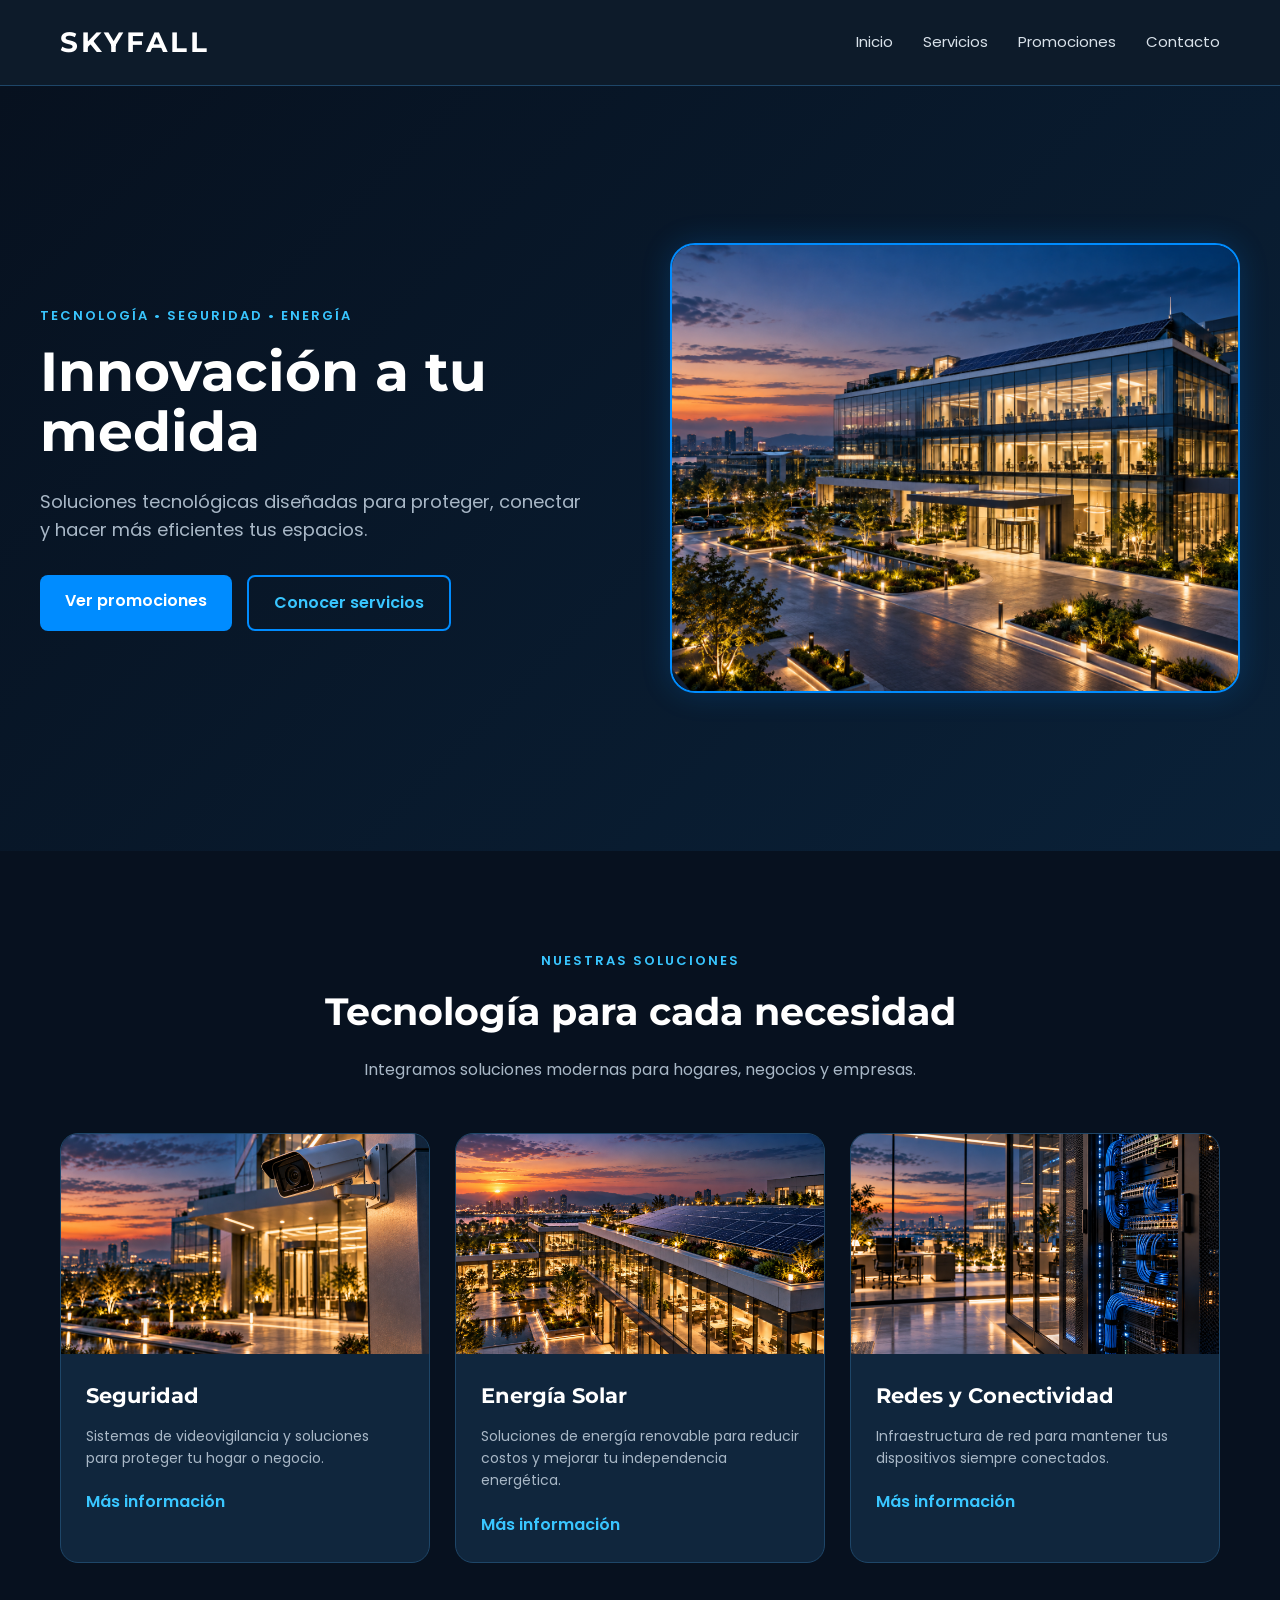
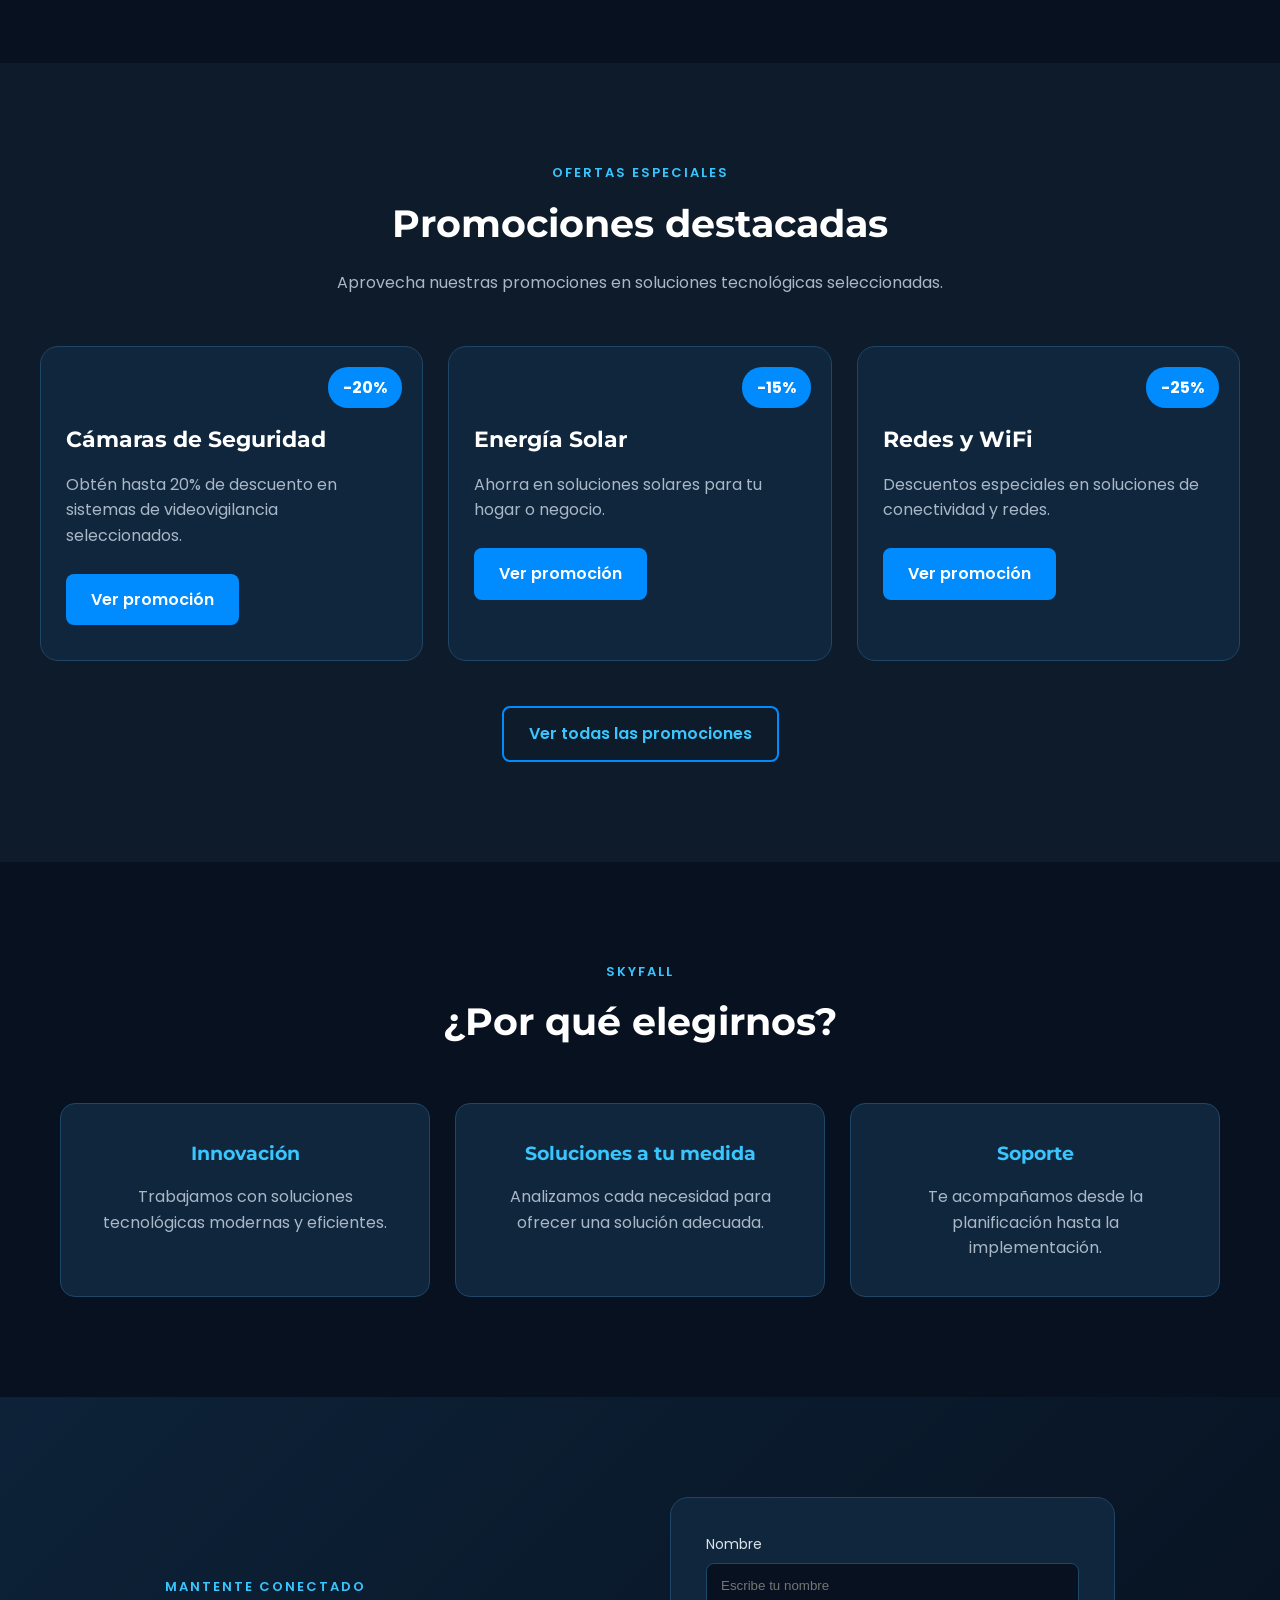
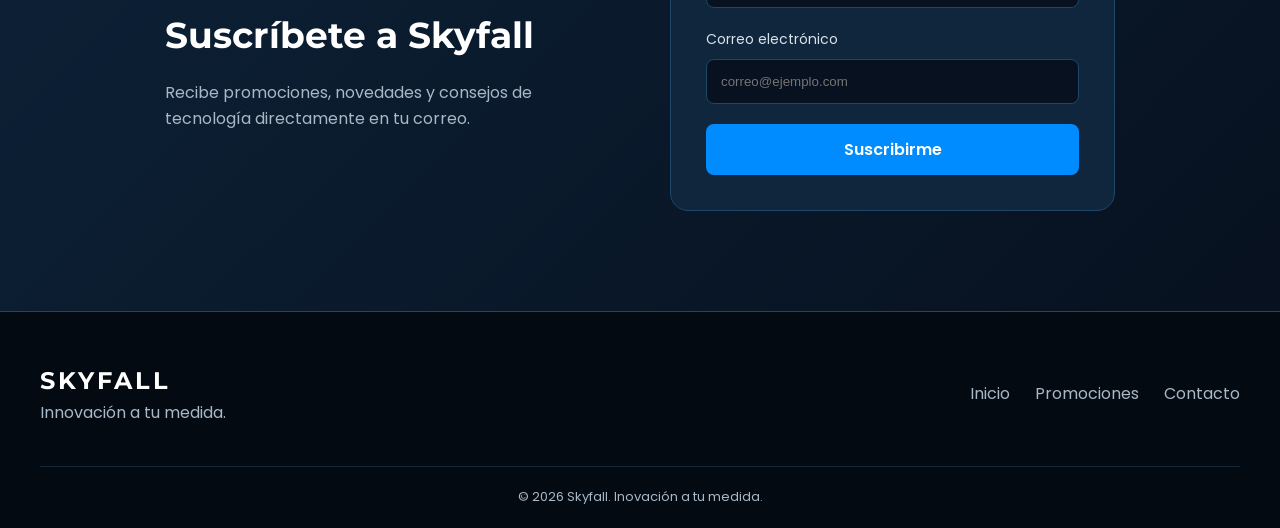
<file: Landing Skyfall/Index.html>
<html lang="es">

<head>
    <meta charset="UTF-8">
    <meta name="viewport" content="width=device-width, initial-scale=1.0">
    <title>Skyfall | Innovación a tu medida</title>

    <link rel="preconnect" href="https://fonts.googleapis.com">
    <link rel="preconnect" href="https://fonts.gstatic.com" crossorigin>
    <link
        href="https://fonts.googleapis.com/css2?family=Montserrat:wght@400;500;600;700&family=Poppins:wght@300;400;500;600&display=swap"
        rel="stylesheet">

    <link rel="stylesheet" href="./css/styles.css">
</head>

<body>

    <header class="header">
        <div class="navbar">

            <a href="./index.html" class="logo">
                SKYFALL
            </a>

            <nav class="menu">

                <a href="./index.html">
                    Inicio
                </a>

                <a href="#servicios">
                    Servicios
                </a>

                <a href="./promociones.html">
                    Promociones
                </a>

                <a href="./contacto.html">
                    Contacto
                </a>
            </nav>
        </div>
    </header>
    <main>

        <section class="hero">
            <div class="hero-contenido">
                <div class="hero-texto">
                    <p class="hero-etiqueta">
                        Tecnología • Seguridad • Energía
                    </p>
                    <h1>
                        Innovación a tu medida
                    </h1>
                    <p>
                        Soluciones tecnológicas diseñadas para proteger,
                        conectar y hacer más eficientes tus espacios.
                    </p>

                    <div class="hero-botones">
                        <a href="./promociones.html" class="boton boton-principal">
                            Ver promociones
                        </a>
                        <a href="#servicios" class="boton boton-secundario">
                            Conocer servicios
                        </a>
                    </div>
                </div>
                <div class="hero-imagen">
                    <img src="Carpeta img/Imagen 1.png" alt="Soluciones tecnológicas Skyfall">
                </div>
            </div>
        </section>

        <section class="servicios" id="servicios">
            <div class="titulo-seccion">
                <p class="subtitulo">
                    Nuestras soluciones
                </p>
                <h2>
                    Tecnología para cada necesidad
                </h2>
                <p>
                    Integramos soluciones modernas para hogares,
                    negocios y empresas.
                </p>
            </div>

            <div class="servicios-grid">

                <article class="servicio-card">
                    <img src="Carpeta img/Imagen 2.png" alt="Cámaras de seguridad">
                    <div class="servicio-contenido">
                        <h3>
                            Seguridad
                        </h3>
                        <p>
                            Sistemas de videovigilancia y soluciones
                            para proteger tu hogar o negocio.
                        </p>
                        <a href="./contacto.html">
                            Más información
                        </a>
                    </div>
                </article>


                <article class="servicio-card">
                    <img src="./Carpeta img/Imagen 3.png" alt="Paneles solares">
                    <div class="servicio-contenido">
                        <h3>
                            Energía Solar
                        </h3>
                        <p>
                            Soluciones de energía renovable para reducir
                            costos y mejorar tu independencia energética.
                        </p>
                        <a href="./contacto.html">
                            Más información
                        </a>
                    </div>
                </article>

                <article class="servicio-card">
                    <img src="./Carpeta img/Imagen 4.png" alt="Soluciones de redes y conectividad">
                    <div class="servicio-contenido">
                        <h3>
                            Redes y Conectividad
                        </h3>
                        <p>
                            Infraestructura de red para mantener tus
                            dispositivos siempre conectados.
                        </p>
                        <a href="./contacto.html">
                            Más información
                        </a>
                    </div>
                </article>
            </div>
        </section>

        <section class="promociones">
            <div class="titulo-seccion">
                <p class="subtitulo">
                    Ofertas especiales
                </p>
                <h2>
                    Promociones destacadas
                </h2>
                <p>
                    Aprovecha nuestras promociones en soluciones
                    tecnológicas seleccionadas.
                </p>
            </div>

            <div class="promociones-grid">

                <article class="promo-card">
                    <span class="descuento">
                        -20%
                    </span>
                    <h3>
                        Cámaras de Seguridad
                    </h3>
                    <p>
                        Obtén hasta 20% de descuento en sistemas
                        de videovigilancia seleccionados.
                    </p>
                    <a href="./promociones.html" class="boton boton-principal">
                        Ver promoción
                    </a>

                </article>

                <article class="promo-card">
                    <span class="descuento">
                        -15%
                    </span>
                    <h3>
                        Energía Solar
                    </h3>
                    <p>
                        Ahorra en soluciones solares para tu hogar
                        o negocio.
                    </p>
                    <a href="./promociones.html" class="boton boton-principal">
                        Ver promoción
                    </a>
                </article>


                <article class="promo-card">
                    <span class="descuento">
                        -25%
                    </span>
                    <h3>
                        Redes y WiFi
                    </h3>
                    <p>
                        Descuentos especiales en soluciones de
                        conectividad y redes.
                    </p>
                    <a href="./promociones.html" class="boton boton-principal">
                        Ver promoción
                    </a>
                </article>
            </div>
            <div class="ver-todas">
                <a href="./promociones.html" class="boton boton-secundario">
                    Ver todas las promociones
                </a>
            </div>
        </section>


        <section class="beneficios">
            <div class="titulo-seccion">
                <p class="subtitulo">
                    Skyfall
                </p>
                <h2>
                    ¿Por qué elegirnos?
                </h2>
            </div>
            <div class="beneficios-grid">
                <div class="beneficio">
                    <h3>
                        Innovación
                    </h3>
                    <p>
                        Trabajamos con soluciones tecnológicas
                        modernas y eficientes.
                    </p>
                </div>
                <div class="beneficio">
                    <h3>
                        Soluciones a tu medida
                    </h3>
                    <p>
                        Analizamos cada necesidad para ofrecer
                        una solución adecuada.
                    </p>
                </div>
                <div class="beneficio">
                    <h3>
                        Soporte
                    </h3>
                    <p>
                        Te acompañamos desde la planificación
                        hasta la implementación.
                    </p>
                </div>
            </div>
        </section>

        <section class="suscripcion">
            <div class="suscripcion-contenido">
                <div class="suscripcion-texto">
                    <p class="subtitulo">
                        Mantente conectado
                    </p>
                    <h2>
                        Suscríbete a Skyfall
                    </h2>
                    <p>
                        Recibe promociones, novedades y consejos
                        de tecnología directamente en tu correo.
                    </p>
                </div>


                <form class="form-suscripcion">
                    <div class="campo">
                        <label for="nombre">
                            Nombre
                        </label>
                        <input type="text" id="nombre" name="nombre" placeholder="Escribe tu nombre" required>
                    </div>
                    <div class="campo">
                        <label for="correo">
                            Correo electrónico
                        </label>
                        <input type="email" id="correo" name="correo" placeholder="correo@ejemplo.com" required>
                    </div>
                    <button type="submit" class="boton boton-principal">
                        Suscribirme
                    </button>
                </form>
            </div>
        </section>
    </main>


    <footer class="footer">
        <div class="footer-contenido">
            <div>
                <h3>
                    SKYFALL
                </h3>
                <p>
                    Innovación a tu medida.
                </p>
            </div>
            <div class="footer-links">
                <a href="./index.html">
                    Inicio
                </a>
                <a href="./promociones.html">
                    Promociones
                </a>
                <a href="./contacto.html">
                    Contacto
                </a>
            </div>
        </div>
        <div class="footer-copy">
            <p>
                © 2026 Skyfall.
                Inovación a tu medida.
            </p>
        </div>
    </footer>
</body>

</html>
</file>
<file: Landing Skyfall/css/styles.css>
* {
    margin: 0;
    padding: 0;
    box-sizing: border-box;
}

:root {
    --fondo: #07111f;
    --fondo-secundario: #0d1b2a;
    --tarjeta: #10263d;

    --azul: #008cff;
    --celeste: #39c6ff;

    --blanco: #ffffff;
    --gris: #a9b8c7;
    --gris-claro: #d9e2ea;

    --borde: #1e4668;
}

html {
    scroll-behavior: smooth;
}

body {
    background-color: var(--fondo);
    color: var(--blanco);
    font-family: "Poppins", sans-serif;
    line-height: 1.6;
}

h1,
h2,
h3 {
    font-family: "Montserrat", sans-serif;
}

a {
    text-decoration: none;
}

img {
    width: 100%;
    display: block;
}


.header {
    background-color: var(--fondo-secundario);
    border-bottom: 1px solid var(--borde);
    position: sticky;
    top: 0;
    z-index: 1000;
}

.navbar {
    max-width: 1200px;
    margin: auto;
    padding: 20px;
    display: flex;
    justify-content: space-between;
    align-items: center;
}

.logo {
    font-family: "Montserrat", sans-serif;
    font-size: 28px;
    font-weight: 700;
    color: var(--blanco);
    letter-spacing: 3px;
}


.logo:hover {
    color: var(--celeste);
}

.menu {
    display: flex;
    gap: 30px;
}


.menu a {
    color: var(--gris-claro);
    font-size: 15px;
    transition: 0.3s;
}

.menu a:hover {
    color: var(--celeste);
}


.hero {
    min-height: 85vh;
    display: flex;
    align-items: center;
    padding: 70px 20px;
    background:
        linear-gradient(135deg,
            #07111f,
            #0a2138);
}

.hero-contenido {
    width: 100%;
    max-width: 1200px;
    margin: auto;
    display: grid;
    grid-template-columns: 1fr 1fr;
    gap: 60px;
    align-items: center;
}

.hero-texto h1 {
    font-size: 55px;
    line-height: 1.1;
    margin-bottom: 25px;
    color: var(--blanco);
}

.hero-texto>p {
    color: var(--gris);
    font-size: 18px;
    max-width: 550px;
}

.hero-etiqueta {
    color: var(--celeste) !important;
    font-weight: 600;
    margin-bottom: 15px;
    text-transform: uppercase;
    letter-spacing: 2px;
    font-size: 13px !important;
}

.hero-botones {
    display: flex;
    gap: 15px;
    margin-top: 30px;
    flex-wrap: wrap;
}



.hero-imagen img {
    height: 450px;
    object-fit: cover;
    border-radius: 25px;
    border: 2px solid var(--azul);
    box-shadow: 0 0 30px rgba(0, 140, 255, 0.2);
}




.boton {
    display: inline-block;
    padding: 13px 25px;
    border-radius: 8px;
    font-weight: 600;
    transition: 0.3s;
    cursor: pointer;
    border: none;
    font-family: "Poppins", sans-serif;
}

.boton-principal {
    background-color: var(--azul);
    color: var(--blanco);
}

.boton-principal:hover {
    background-color: var(--celeste);
    color: var(--fondo);
    transform: translateY(-2px);
}

.boton-secundario {
    border: 2px solid var(--azul);
    color: var(--celeste);
    background-color: transparent;
}

.boton-secundario:hover {
    background-color: var(--azul);
    color: var(--blanco);
}


.titulo-seccion {
    text-align: center;
    max-width: 700px;
    margin: 0 auto 50px;
}


.titulo-seccion h2 {
    font-size: 38px;
    margin-bottom: 15px;
}

.titulo-seccion p {
    color: var(--gris);
}

.subtitulo {
    color: var(--celeste) !important;
    text-transform: uppercase;
    font-size: 13px;
    letter-spacing: 2px;
    font-weight: 600;
    margin-bottom: 10px;
}



.servicios {
    max-width: 1200px;
    margin: auto;
    padding: 100px 20px;
}

.servicios-grid {
    display: grid;
    grid-template-columns:
        repeat(auto-fit, minmax(250px, 1fr));
    gap: 25px;
}

.servicio-card {
    background-color: var(--tarjeta);
    border: 1px solid var(--borde);
    border-radius: 18px;
    overflow: hidden;
    transition: 0.3s;
}

.servicio-card:hover {
    transform: translateY(-8px);
    border-color: var(--azul);
}

.servicio-card img {
    height: 220px;
    object-fit: cover;
}

.servicio-contenido {
    padding: 25px;
}

.servicio-contenido h3 {
    margin-bottom: 12px;
    color: var(--blanco);
    font-size: 21px;
}

.servicio-contenido p {
    color: var(--gris);
    margin-bottom: 20px;
    font-size: 14px;
}

.servicio-contenido a {
    color: var(--celeste);
    font-weight: 600;
}


.promociones {
    background-color: var(--fondo-secundario);
    padding: 100px 20px;
}

.promociones-grid {
    max-width: 1200px;
    margin: auto;
    display: grid;
    grid-template-columns:
        repeat(auto-fit, minmax(250px, 1fr));
    gap: 25px;
}

.promo-card {
    position: relative;
    background-color: var(--tarjeta);
    border: 1px solid var(--borde);
    border-radius: 18px;
    padding: 35px 25px;
    transition: 0.3s;
}

.promo-card:hover {
    transform: translateY(-7px);
    border-color: var(--celeste);
}

.promo-card h3 {
    margin-top: 40px;
    margin-bottom: 15px;
    font-size: 22px;
}

.promo-card p {
    color: var(--gris);
    margin-bottom: 25px;
}



.descuento {
    position: absolute;
    top: 20px;
    right: 20px;
    background-color: var(--azul);
    color: var(--blanco);
    font-weight: 700;
    padding: 8px 15px;
    border-radius: 20px;
}

.ver-todas {
    text-align: center;
    margin-top: 45px;
}


.beneficios {
    max-width: 1200px;
    margin: auto;
    padding: 100px 20px;
}

.beneficios-grid {
    display: grid;
    grid-template-columns:
        repeat(auto-fit, minmax(220px, 1fr));
    gap: 25px;
}

.beneficio {
    text-align: center;
    background-color: var(--tarjeta);
    border: 1px solid var(--borde);
    padding: 35px;
    border-radius: 15px;
}

.beneficio h3 {
    color: var(--celeste);
    margin-bottom: 15px;
}

.beneficio p {
    color: var(--gris);
}



.suscripcion {
    padding: 100px 20px;
    background:
        linear-gradient(135deg,
            #0d2238,
            #07111f);
}

.suscripcion-contenido {
    max-width: 950px;
    margin: auto;
    display: grid;
    grid-template-columns: 1fr 1fr;
    gap: 60px;
    align-items: center;
}

.suscripcion-texto h2 {
    font-size: 36px;
    margin-bottom: 15px;
}

.suscripcion-texto p {
    color: var(--gris);
}


.form-suscripcion {
    background-color: var(--tarjeta);
    padding: 35px;
    border-radius: 18px;
    border: 1px solid var(--borde);
}

.campo {
    margin-bottom: 20px;
}

.campo label {
    display: block;
    margin-bottom: 8px;
    color: var(--gris-claro);
    font-size: 14px;
}

.campo input {
    width: 100%;
    padding: 14px;
    border-radius: 8px;
    border: 1px solid var(--borde);
    background-color: var(--fondo);
    color: var(--blanco);
    outline: none;
}

.campo input:focus {
    border-color: var(--azul);
}

.form-suscripcion button {
    width: 100%;
    font-size: 16px;
}


.footer {
    background-color: #030a12;
    border-top: 1px solid var(--borde);
    padding: 50px 20px 20px;
}

.footer-contenido {
    max-width: 1200px;
    margin: auto;
    display: flex;
    justify-content: space-between;
    align-items: center;
    gap: 30px;
}

.footer h3 {
    letter-spacing: 3px;
    font-size: 24px;
}

.footer p {
    color: var(--gris);
}

.footer-links {
    display: flex;
    gap: 25px;
}

.footer-links a {
    color: var(--gris);
}

.footer-links a:hover {
    color: var(--celeste);
}

.footer-copy {
    max-width: 1200px;
    margin: 40px auto 0;
    padding-top: 20px;
    border-top: 1px solid #15283a;
    text-align: center;
    font-size: 13px;
}


@media (max-width: 850px) {
    .navbar {
        flex-direction: column;
        gap: 18px;
    }

    .menu {
        flex-wrap: wrap;

        justify-content: center;

        gap: 15px;
    }


    .hero-contenido {
        grid-template-columns: 1fr;

        text-align: center;
    }


    .hero-texto h1 {
        font-size: 42px;
    }


    .hero-texto>p {
        margin-left: auto;

        margin-right: auto;
    }


    .hero-botones {
        justify-content: center;
    }


    .hero-imagen img {
        height: 350px;
    }


    .suscripcion-contenido {
        grid-template-columns: 1fr;

        text-align: center;
    }


    .footer-contenido {
        flex-direction: column;

        text-align: center;
    }

}


@media (max-width: 550px) {
    .navbar {
        padding: 15px;
    }

    .logo {
        font-size: 24px;
    }

    .menu {
        font-size: 13px;
    }

    .hero {
        padding: 60px 20px;
    }

    .hero-texto h1 {
        font-size: 34px;
    }

    .hero-texto>p {
        font-size: 15px;
    }

    .hero-botones {
        flex-direction: column;
    }

    .boton {
        width: 100%;
        text-align: center;
    }

    .hero-imagen img {
        height: 280px;
    }

    .titulo-seccion h2 {
        font-size: 29px;
    }

    .servicios,
    .promociones,
    .beneficios,
    .suscripcion {
        padding-top: 70px;
        padding-bottom: 70px;
    }

    .form-suscripcion {
        padding: 25px 20px;
    }

    .footer-links {
        flex-direction: column;
        gap: 10px;
    }
}
</file>
